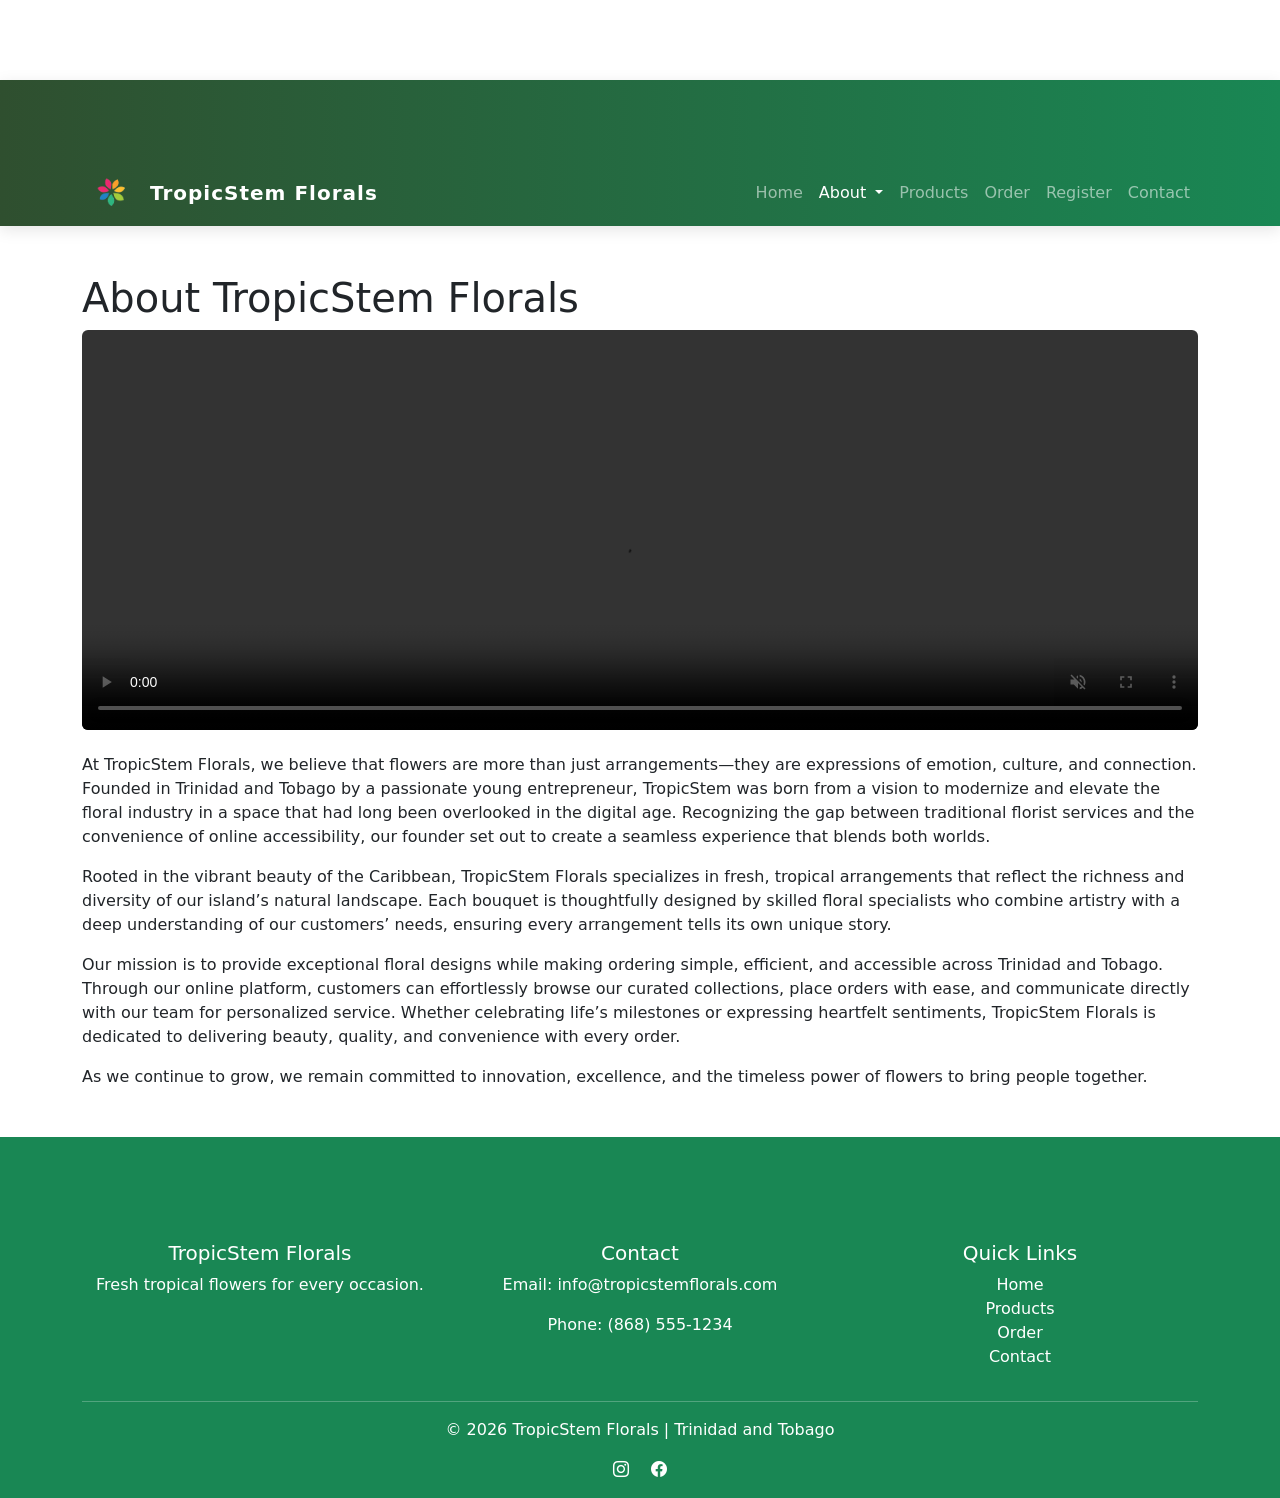
<file: about.html>
<!DOCTYPE html>
<html lang="en">

<head>

<meta charset="UTF-8">
<meta name="viewport" content="width=device-width, initial-scale=1.0">

<title>About TropicStem Florals</title>

<link rel="stylesheet" href="css/style.css">
<link href="https://cdn.jsdelivr.net/npm/bootstrap@5.3.2/dist/css/bootstrap.min.css" rel="stylesheet">
<link href="https://cdn.jsdelivr.net/npm/bootstrap-icons/font/bootstrap-icons.css" rel="stylesheet">

</head>

<body>

<nav class="navbar navbar-expand-lg navbar-dark bg-success sticky-top">

<div class="container">

<a class="navbar-brand d-flex align-items-center" href="index.html">
<img src="images/logo.png" alt="TropicStem Logo" class="me-2">
TropicStem Florals
</a>

<ul class="navbar-nav ms-auto">

<li class="nav-item"><a class="nav-link" href="index.html">Home</a></li>
<li class="nav-item dropdown">

<a class="nav-link dropdown-toggle active" href="#" role="button" data-bs-toggle="dropdown">
About
</a>

<ul class="dropdown-menu">

<li>
<a class="dropdown-item" href="about.html">About Us</a>
</li>

<li>
<a class="dropdown-item" href="founder.html">Founder</a>
</li>

</ul>

</li>
<li class="nav-item"><a class="nav-link" href="products.html">Products</a></li>
<li class="nav-item"><a class="nav-link" href="order.html">Order</a></li>
<li class="nav-item"><a class="nav-link" href="register.html">Register</a></li>
<li class="nav-item"><a class="nav-link" href="contact.html">Contact</a></li>

</ul>

</div>

</nav>

<div class="container mt-5">

<h1>About TropicStem Florals</h1>

<div class="video-container mb-3">

<video controls autoplay muted loop class="w-100 rounded">

<source src="videos/flowers.mp4" type="video/mp4">

Your browser does not support the video tag.

</video>

</div>

<p>
At TropicStem Florals, we believe that flowers are more than just arrangements—they are expressions of emotion, culture, and connection. Founded in Trinidad and Tobago by a passionate young entrepreneur, TropicStem was born from a vision to modernize and elevate the floral industry in a space that had long been overlooked in the digital age. Recognizing the gap between traditional florist services and the convenience of online accessibility, our founder set out to create a seamless experience that blends both worlds.
</p>

<p>
Rooted in the vibrant beauty of the Caribbean, TropicStem Florals specializes in fresh, tropical arrangements that reflect the richness and diversity of our island’s natural landscape. Each bouquet is thoughtfully designed by skilled floral specialists who combine artistry with a deep understanding of our customers’ needs, ensuring every arrangement tells its own unique story.
</p>

<p>
Our mission is to provide exceptional floral designs while making ordering simple, efficient, and accessible across Trinidad and Tobago. Through our online platform, customers can effortlessly browse our curated collections, place orders with ease, and communicate directly with our team for personalized service. Whether celebrating life’s milestones or expressing heartfelt sentiments, TropicStem Florals is dedicated to delivering beauty, quality, and convenience with every order.
</p>

<p>
As we continue to grow, we remain committed to innovation, excellence, and the timeless power of flowers to bring people together.
</p>

</div>

<footer class="footer mt-5 bg-success text-white pt-4 pb-3">

<div class="container">

<div class="row">

<div class="col-md-4">
<h5>TropicStem Florals</h5>
<p>Fresh tropical flowers for every occasion.</p>
</div>

<div class="col-md-4">
<h5>Contact</h5>
<p>Email: info@tropicstemflorals.com</p>
<p>Phone: (868) 555-1234</p>
</div>

<div class="col-md-4">
<h5>Quick Links</h5>
<ul class="list-unstyled">
<li><a href="index.html" class="text-white">Home</a></li>
<li><a href="products.html" class="text-white">Products</a></li>
<li><a href="order.html" class="text-white">Order</a></li>
<li><a href="contact.html" class="text-white">Contact</a></li>
</ul>
</div>

</div>

<hr class="border-light">

<p class="text-center mb-0">© 2026 TropicStem Florals | Trinidad and Tobago</p>

<div class="text-center mt-3">
<a href="#" class="text-white me-3"><i class="bi bi-instagram"></i></a>
<a href="#" class="text-white"><i class="bi bi-facebook"></i></a>
</div>

</div>

</footer>

<script src="https://cdn.jsdelivr.net/npm/bootstrap@5.3.2/dist/js/bootstrap.bundle.min.js"></script>

<button id="scrollTopBtn" title="Go to top">
  <i class="bi bi-arrow-up-circle-fill"></i>
</button>

<script>
// Get the button
const scrollTopBtn = document.getElementById("scrollTopBtn");

// Show button when user scrolls down 200px
window.onscroll = function() {scrollFunction()};

function scrollFunction() {
  if (document.body.scrollTop > 200 || document.documentElement.scrollTop > 200) {
    scrollTopBtn.style.display = "block";
  } else {
    scrollTopBtn.style.display = "none";
  }
}

// Scroll to top when button clicked
scrollTopBtn.addEventListener("click", () => {
  window.scrollTo({
    top: 0,
    behavior: "smooth" // smooth scrolling
  });
});
</script>

</body>

</html>
</file>
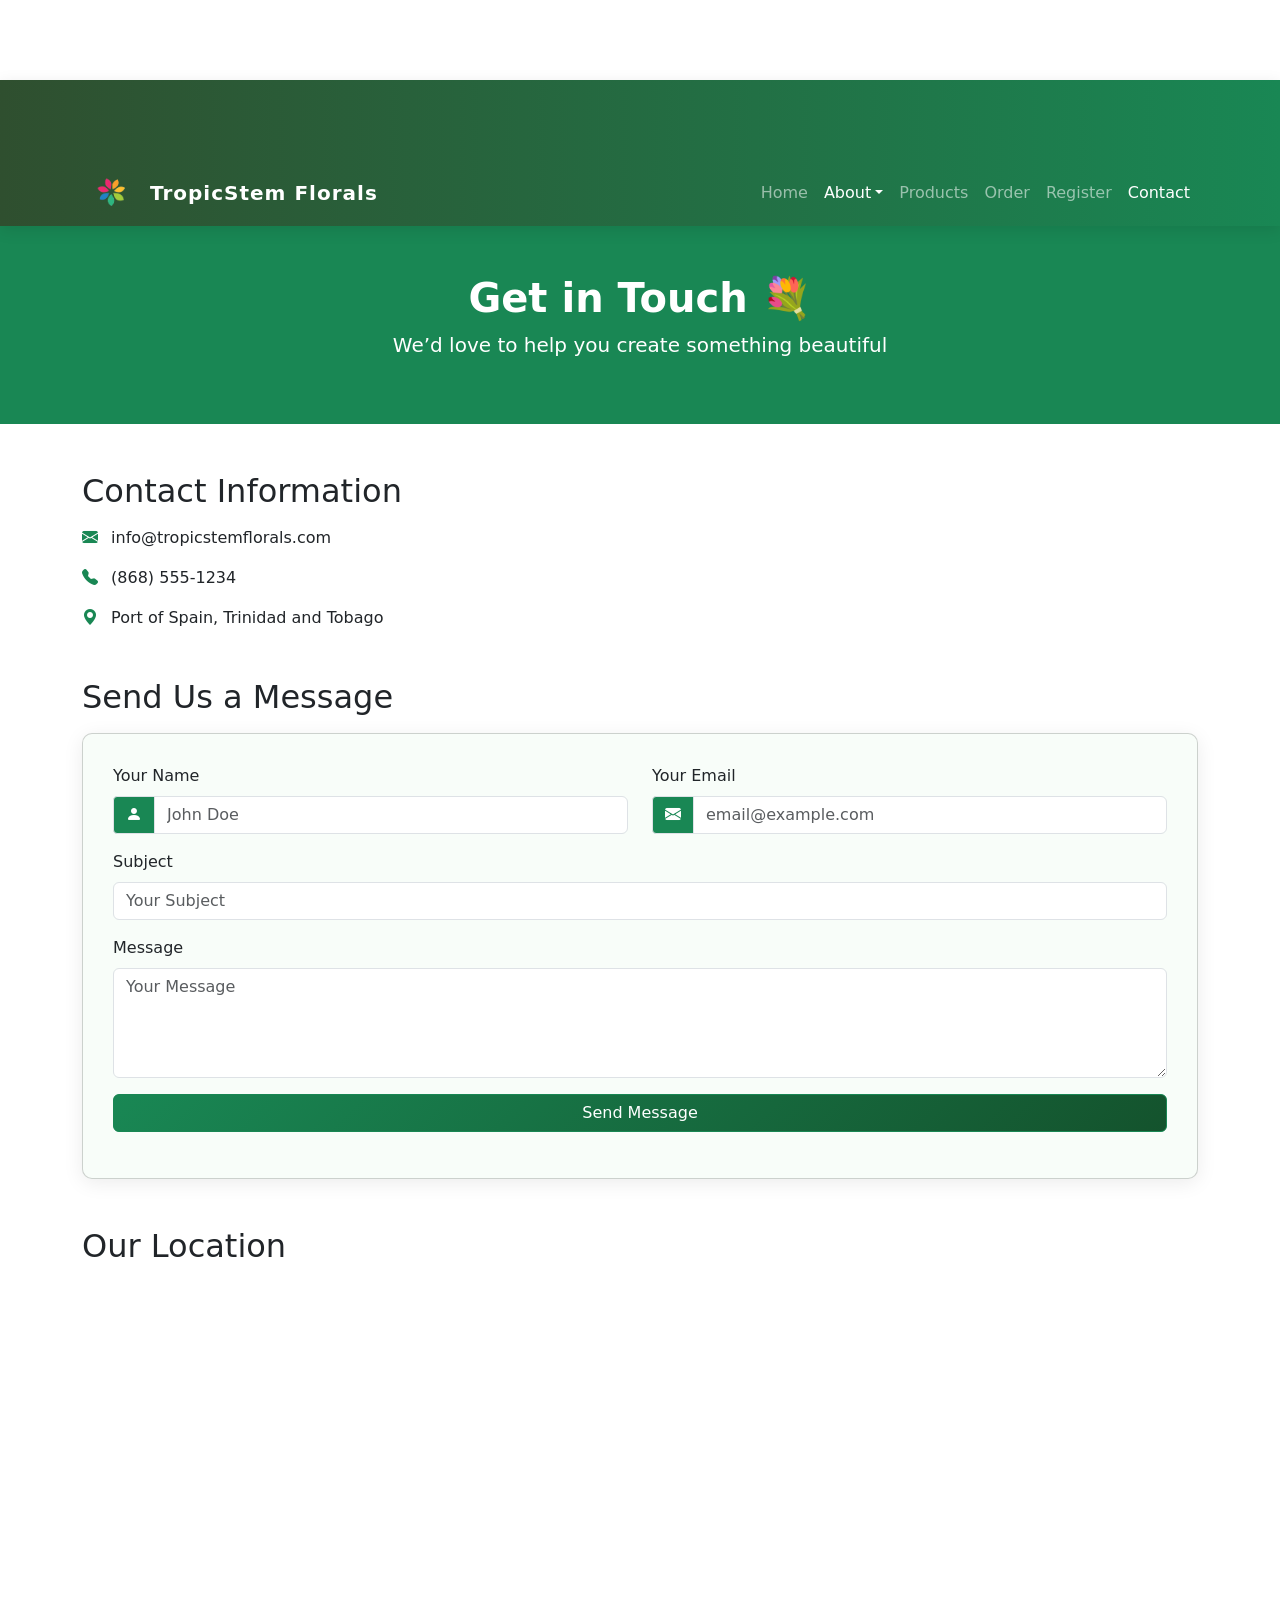
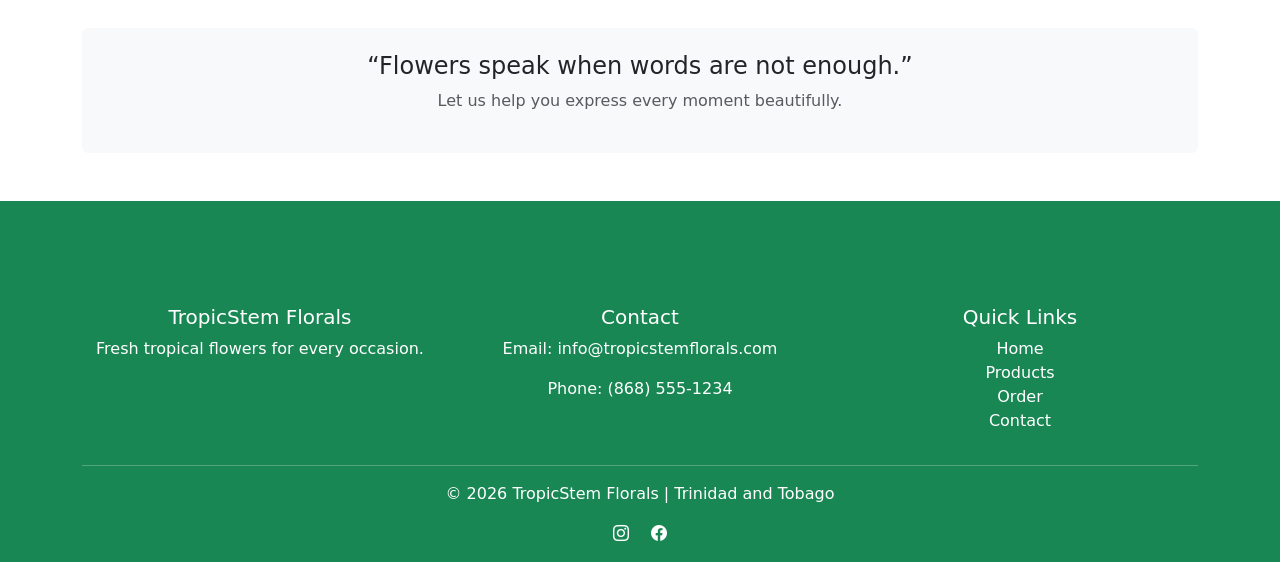
<file: contact.html>
<!DOCTYPE html>
<html lang="en">

<head>
<meta charset="UTF-8">
<meta name="viewport" content="width=device-width, initial-scale=1">
<title>Contact TropicStem Florals</title>

<link rel="stylesheet" href="css/style.css">
<link href="https://cdn.jsdelivr.net/npm/bootstrap@5.3.2/dist/css/bootstrap.min.css" rel="stylesheet">
<link href="https://cdn.jsdelivr.net/npm/bootstrap-icons/font/bootstrap-icons.css" rel="stylesheet">

<style>
/* ================= FORM IMPROVEMENTS ================= */
input:focus, textarea:focus, button:focus {
    outline: 2px solid #198754;
    outline-offset: 2px;
}

#contactFeedback {
    opacity: 0;
    transition: opacity 0.6s ease;
    font-weight: bold;
}
#contactFeedback.show {
    opacity: 1;
}

/* ================= CARD / FORM DESIGN ================= */
.card-contact {
    background: #f8fdf9;
    padding: 30px;
    border-radius: 10px;
    box-shadow: 0 4px 20px rgba(0,0,0,0.08);
}

/* ================= INPUT ICONS ================= */
.input-group-text {
    background: #198754;
    color: white;
    border-radius: 0.25rem 0 0 0.25rem;
}

/* ================= BUTTON HOVER ================= */
.btn-success:hover {
    transform: translateY(-2px);
    background: linear-gradient(135deg, #146c43, #0f3d2e);
}

/* ================= MAP ================= */
iframe {
    width: 100%;
    height: 300px;
    border: 0;
}
@media (max-width: 576px) {
    iframe {
        height: 200px;
    }
}
</style>

</head>

<body>

<!-- NAVBAR -->
<nav class="navbar navbar-expand-lg navbar-dark bg-success sticky-top">
<div class="container">

<a class="navbar-brand d-flex align-items-center" href="index.html">
<img src="images/logo.png" alt="TropicStem Logo" class="me-2" style="height:40px;">
TropicStem Florals
</a>

<ul class="navbar-nav ms-auto">
<li class="nav-item"><a class="nav-link" href="index.html">Home</a></li>
<li class="nav-item dropdown">
<a class="nav-link dropdown-toggle active" href="#" role="button" data-bs-toggle="dropdown">About</a>
<ul class="dropdown-menu">
<li><a class="dropdown-item" href="about.html">About Us</a></li>
<li><a class="dropdown-item" href="founder.html">Founder</a></li>
</ul>
</li>
<li class="nav-item"><a class="nav-link" href="products.html">Products</a></li>
<li class="nav-item"><a class="nav-link" href="order.html">Order</a></li>
<li class="nav-item"><a class="nav-link" href="register.html">Register</a></li>
<li class="nav-item"><a class="nav-link active" href="contact.html">Contact</a></li>
</ul>

</div>
</nav>

<!-- HERO SECTION -->
<div class="bg-success text-white text-center py-5">
  <h1 class="fw-bold">Get in Touch 💐</h1>
  <p class="lead">We’d love to help you create something beautiful</p>
</div>

<!-- MAIN CONTENT -->
<div class="container mt-5">

<h2>Contact Information</h2>

<div class="mt-3">
<p><i class="bi bi-envelope-fill text-success me-2" aria-hidden="true"></i> info@tropicstemflorals.com</p>
<p><i class="bi bi-telephone-fill text-success me-2" aria-hidden="true"></i> (868) 555-1234</p>
<p><i class="bi bi-geo-alt-fill text-success me-2" aria-hidden="true"></i> Port of Spain, Trinidad and Tobago</p>
</div>

<!-- CONTACT FORM -->
<h2 class="mt-5">Send Us a Message</h2>

<div class="card card-contact mt-3 mb-5">
<form id="contactForm" onsubmit="submitContact(event)">

<div class="row">
  <div class="col-md-6 mb-3">
    <label for="name" class="form-label">Your Name</label>
    <div class="input-group">
      <span class="input-group-text"><i class="bi bi-person-fill"></i></span>
      <input type="text" id="name" class="form-control" placeholder="John Doe" required>
    </div>
  </div>

  <div class="col-md-6 mb-3">
    <label for="email" class="form-label">Your Email</label>
    <div class="input-group">
      <span class="input-group-text"><i class="bi bi-envelope-fill"></i></span>
      <input type="email" id="email" class="form-control" placeholder="email@example.com" required>
    </div>
  </div>
</div>

<div class="mb-3">
  <label for="subject" class="form-label">Subject</label>
  <input type="text" id="subject" class="form-control" placeholder="Your Subject" required>
</div>

<div class="mb-3">
  <label for="message" class="form-label">Message</label>
  <textarea id="message" class="form-control" rows="4" placeholder="Your Message" required minlength="10"></textarea>
</div>

<button type="submit" class="btn btn-success w-100">Send Message</button>
<div id="contactFeedback" class="mt-3 text-success"></div>
</form>
</div>

<!-- MAP -->
<h2 class="mt-5">Our Location</h2>

<iframe
src="https://www.google.com/maps?q=Port%20of%20Spain%20Trinidad&output=embed"
title="Map of TropicStem Florals"
loading="lazy">
</iframe>

<!-- QUOTE SECTION -->
<div class="text-center mt-5 p-4 bg-light rounded">
<h4>“Flowers speak when words are not enough.”</h4>
<p class="text-muted">Let us help you express every moment beautifully.</p>
</div>

</div>

<script>
// CONTACT FORM VALIDATION & FEEDBACK
function submitContact(event) {
    event.preventDefault();

    const name = document.getElementById('name').value.trim();
    const email = document.getElementById('email').value.trim();
    const subject = document.getElementById('subject').value.trim();
    const message = document.getElementById('message').value.trim();
    const feedback = document.getElementById('contactFeedback');

    if (!name || !email || !subject || !message || message.length < 10) {
        alert("Please fill out all fields correctly. Message should be at least 10 characters.");
        return;
    }

    feedback.textContent = `Thank you, ${name}! Your message has been sent. We will respond to ${email} shortly.`;
    feedback.classList.add('show');
    document.getElementById('contactForm').reset();
}
</script>

<!-- FOOTER -->
<footer class="footer mt-5 bg-success text-white pt-4 pb-3">
<div class="container">
<div class="row">

<div class="col-md-4">
<h5>TropicStem Florals</h5>
<p>Fresh tropical flowers for every occasion.</p>
</div>

<div class="col-md-4">
<h5>Contact</h5>
<p>Email: info@tropicstemflorals.com</p>
<p>Phone: (868) 555-1234</p>
</div>

<div class="col-md-4">
<h5>Quick Links</h5>
<ul class="list-unstyled">
<li><a href="index.html" class="text-white">Home</a></li>
<li><a href="products.html" class="text-white">Products</a></li>
<li><a href="order.html" class="text-white">Order</a></li>
<li><a href="contact.html" class="text-white">Contact</a></li>
</ul>
</div>

</div>
<hr class="border-light">
<p class="text-center mb-0">© 2026 TropicStem Florals | Trinidad and Tobago</p>
<div class="text-center mt-3">
<a href="#" class="text-white me-3"><i class="bi bi-instagram"></i></a>
<a href="#" class="text-white"><i class="bi bi-facebook"></i></a>
</div>
</div>
</footer>

<button id="scrollTopBtn" title="Go to top">
  <i class="bi bi-arrow-up-circle-fill"></i>
</button>

<script>
// Get the button
const scrollTopBtn = document.getElementById("scrollTopBtn");

// Show button when user scrolls down 200px
window.onscroll = function() {scrollFunction()};

function scrollFunction() {
  if (document.body.scrollTop > 200 || document.documentElement.scrollTop > 200) {
    scrollTopBtn.style.display = "block";
  } else {
    scrollTopBtn.style.display = "none";
  }
}

// Scroll to top when button clicked
scrollTopBtn.addEventListener("click", () => {
  window.scrollTo({
    top: 0,
    behavior: "smooth" // smooth scrolling
  });
});
</script>

</body>
</html>
</file>
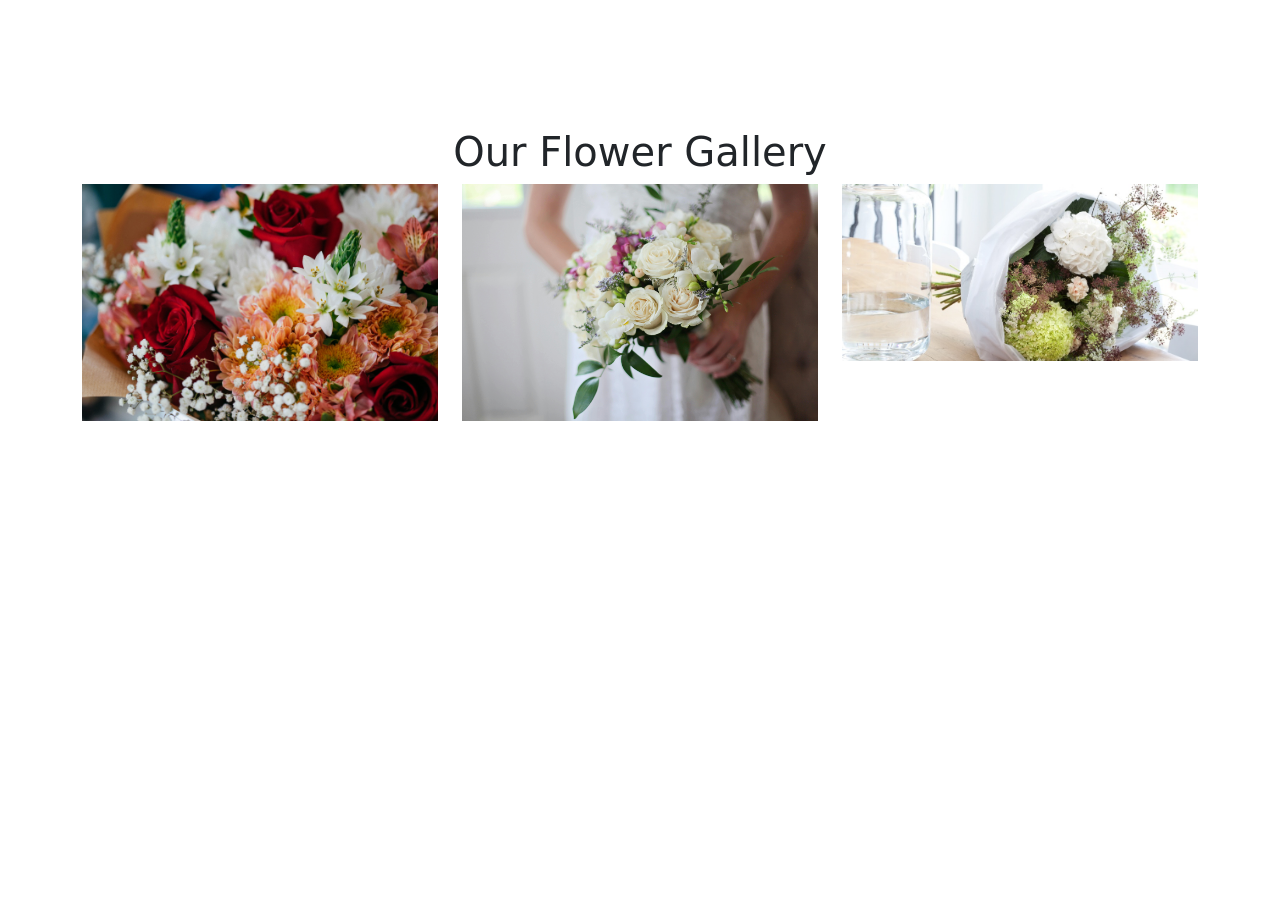
<file: gallery.html>
<!DOCTYPE html>
<html>

<head>

<meta charset="UTF-8">

<meta name="viewport" content="width=device-width, initial-scale=1">

<title>Flower Gallery</title>

<link rel="stylesheet" href="css/style.css">

<link href="https://cdn.jsdelivr.net/npm/bootstrap@5.3.2/dist/css/bootstrap.min.css" rel="stylesheet">

</head>

<body>

<div class="container mt-5">

<h1 class="text-center">Our Flower Gallery</h1>

<div class="row">

<div class="col-md-4">
<img src="images/bouquet.jpg" class="img-fluid" alt="Flower bouquet">
</div>

<div class="col-md-4">
<img src="images/wedding.jpg" class="img-fluid" alt="Wedding flowers">
</div>

<div class="col-md-4">
<img src="images/corporate.jpg" class="img-fluid" alt="Corporate flowers">
</div>

</div>

</div>

</body>

</html>
</file>
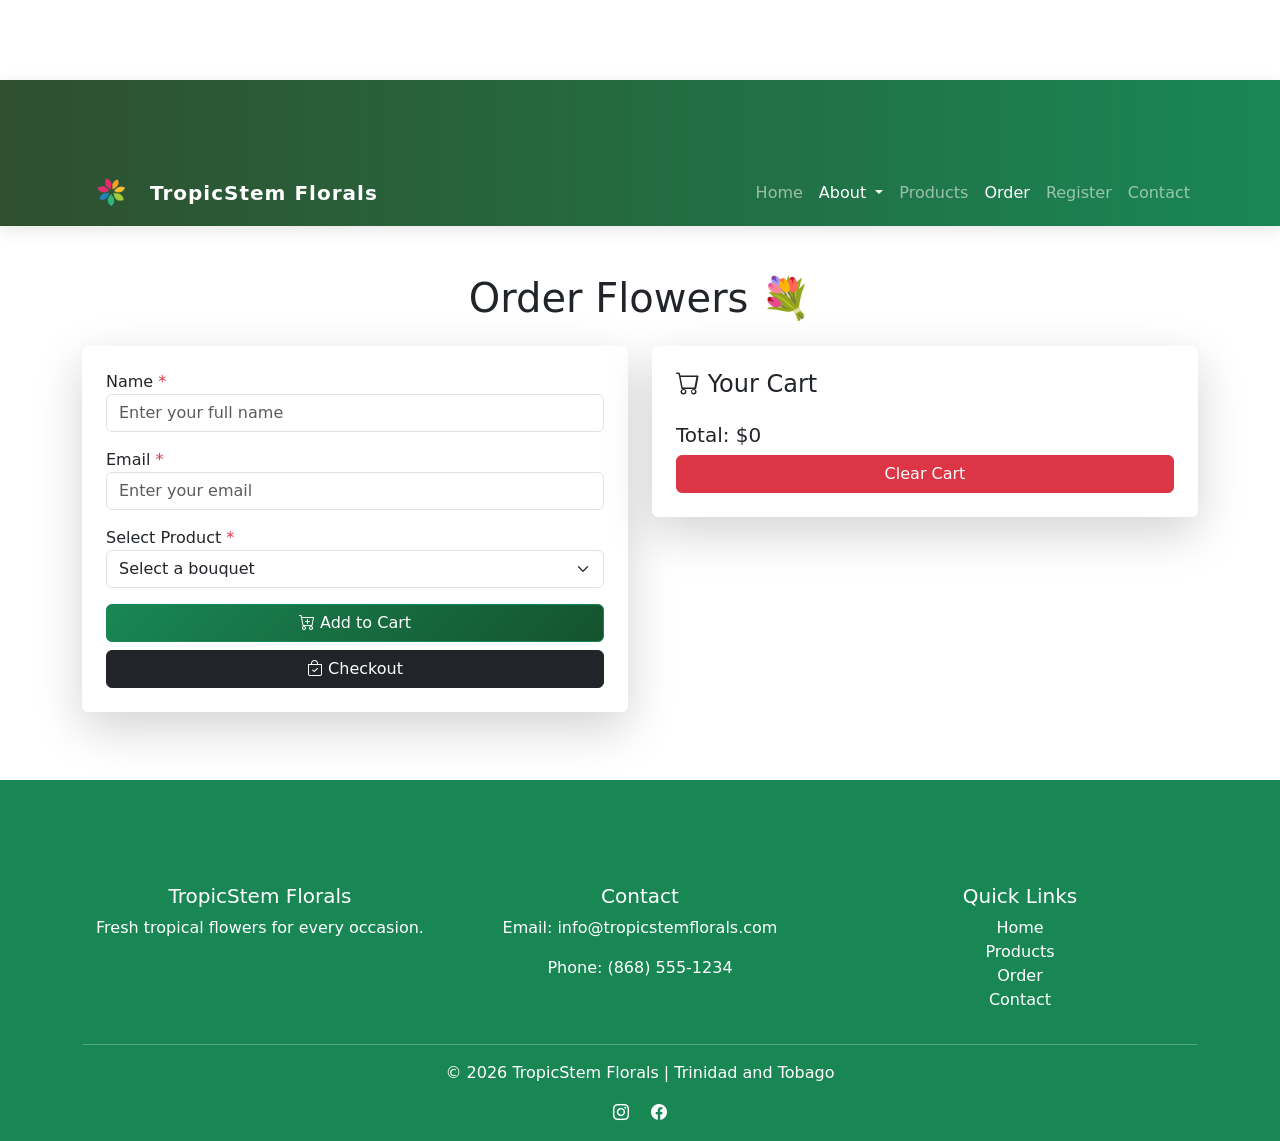
<file: order.html>
<!DOCTYPE html>
<html>

<head>
<meta charset="UTF-8">
<meta name="viewport" content="width=device-width, initial-scale=1">
<title>Order Flowers</title>

<link rel="stylesheet" href="css/style.css">
<link href="https://cdn.jsdelivr.net/npm/bootstrap@5.3.2/dist/css/bootstrap.min.css" rel="stylesheet">
<link href="https://cdn.jsdelivr.net/npm/bootstrap-icons/font/bootstrap-icons.css" rel="stylesheet">
</head>

<body>

<nav class="navbar navbar-expand-lg navbar-dark bg-success sticky-top">
  <div class="container">
    <a class="navbar-brand d-flex align-items-center" href="index.html">
      <img src="images/logo.png" alt="TropicStem Logo" class="me-2">
      TropicStem Florals
    </a>

    <ul class="navbar-nav ms-auto">
      <li class="nav-item"><a class="nav-link" href="index.html">Home</a></li>
      <li class="nav-item dropdown">
        <a class="nav-link dropdown-toggle active" href="#" role="button" data-bs-toggle="dropdown">
          About
        </a>
        <ul class="dropdown-menu">
          <li><a class="dropdown-item" href="about.html">About Us</a></li>
          <li><a class="dropdown-item" href="founder.html">Founder</a></li>
        </ul>
      </li>
      <li class="nav-item"><a class="nav-link" href="products.html">Products</a></li>
      <li class="nav-item"><a class="nav-link active" href="order.html">Order</a></li>
      <li class="nav-item"><a class="nav-link" href="register.html">Register</a></li>
      <li class="nav-item"><a class="nav-link" href="contact.html">Contact</a></li>
    </ul>
  </div>
</nav>

<div class="container mt-5">
  <h1 class="text-center mb-4">Order Flowers 💐</h1>

  <div class="row">

    <!-- Order Form -->
    <div class="col-md-6">
      <div class="card p-4 shadow-lg border-0">
        <form onsubmit="orderMessage(event)">

          <label for="name">Name <span class="text-danger">*</span></label>
          <input type="text" id="name" class="form-control mb-1" required minlength="2" maxlength="50" placeholder="Enter your full name" oninput="validateForm()">
          <span id="nameError" class="text-danger small mb-3 d-block"></span>

          <label for="email">Email <span class="text-danger">*</span></label>
          <input type="email" id="email" class="form-control mb-1" required placeholder="Enter your email" oninput="validateForm()">
          <span id="emailError" class="text-danger small mb-3 d-block"></span>

          <label for="product">Select Product <span class="text-danger">*</span></label>
          <select class="form-select mb-1" id="product" required onchange="validateForm()">
            <option disabled selected>Select a bouquet</option>
            <option value="120">Tropical Bouquet - $120</option>
            <option value="250">Wedding Arrangement - $250</option>
            <option value="180">Corporate Package - $180</option>
            <option value="150">Funeral & Sympathy - $150</option>
            <option value="100">Birthday Bouquets - $100</option>
            <option value="140">Romantic Arrangements - $140</option>
            <option value="90">Get Well Soon - $90</option>
            <option value="110">New Baby - $110</option>
            <option value="95">Graduation - $95</option>
            <option value="130">Custom Arrangements - $130</option>
          </select>
          <span id="productError" class="text-danger small mb-3 d-block"></span>

          <button type="button" id="addCartBtn" class="btn btn-success w-100 mb-2" onclick="addToCart()"> 
            <i class="bi bi-cart-plus"></i> Add to Cart
          </button>

          <button type="submit" class="btn btn-dark w-100">
            <i class="bi bi-bag-check"></i> Checkout
          </button>

        </form>
      </div>
    </div>

    <!-- Cart Display -->
    <div class="col-md-6">
      <div class="card p-4 shadow-lg border-0">
        <h4><i class="bi bi-cart"></i> Your Cart</h4>
        <ul id="cartList" class="list-group mb-3"></ul>
        <h5>Total: $<span id="total">0</span></h5>
        <button class="btn btn-danger w-100" onclick="clearCart()">Clear Cart</button>
      </div>
    </div>
  </div>
</div>

<!-- JavaScript -->
<script>
let cart = JSON.parse(localStorage.getItem("cart")) || [];

function addToCart() {
    const select = document.getElementById("product");
    const name = select.options[select.selectedIndex].text;
    const price = parseInt(select.value);

    if (!price) {
        alert("Please select a product");
        return;
    }

    cart.push({ name, price });
    localStorage.setItem("cart", JSON.stringify(cart));
    displayCart();
}

function displayCart() {
    const cartList = document.getElementById("cartList");
    const totalDisplay = document.getElementById("total");

    cartList.innerHTML = "";
    let total = 0;

    cart.forEach(item => {
        total += item.price;
        let li = document.createElement("li");
        li.className = "list-group-item";
        li.textContent = item.name;
        cartList.appendChild(li);
    });

    totalDisplay.textContent = total;
}

function clearCart() {
    cart = [];
    localStorage.removeItem("cart");
    displayCart();
}

// ===== FORM VALIDATION =====
function validateForm() {
    let valid = true;

    // Name validation
    const name = document.getElementById("name").value.trim();
    const nameError = document.getElementById("nameError");
    if (name.length < 2) {
        nameError.textContent = "Name must be at least 2 characters.";
        valid = false;
    } else {
        nameError.textContent = "";
    }

    // Email validation
    const email = document.getElementById("email").value.trim();
    const emailError = document.getElementById("emailError");
    const emailPattern = /^[^ ]+@[^ ]+\.[a-z]{2,3}$/;
    if (!email.match(emailPattern)) {
        emailError.textContent = "Enter a valid email address.";
        valid = false;
    } else {
        emailError.textContent = "";
    }

    // Product validation
    const product = document.getElementById("product").value;
    const productError = document.getElementById("productError");
    if (!product) {
        productError.textContent = "Please select a product.";
        valid = false;
    } else {
        productError.textContent = "";
    }

    // Cart validation
    if (cart.length === 0) {
        alert("Your cart is empty!");
        valid = false;
    }

    return valid;
}

function orderMessage(event) {
    event.preventDefault();
    if (validateForm()) {
        alert("Thank you! Your order has been placed.");
        clearCart();
        document.querySelector("form").reset();
    }
}

// Load cart on page open
displayCart();
</script>

<!-- Footer -->
<footer class="footer mt-5 bg-success text-white pt-4 pb-3">
  <div class="container">
    <div class="row">
      <div class="col-md-4">
        <h5>TropicStem Florals</h5>
        <p>Fresh tropical flowers for every occasion.</p>
      </div>
      <div class="col-md-4">
        <h5>Contact</h5>
        <p>Email: info@tropicstemflorals.com</p>
        <p>Phone: (868) 555-1234</p>
      </div>
      <div class="col-md-4">
        <h5>Quick Links</h5>
        <ul class="list-unstyled">
          <li><a href="index.html" class="text-white">Home</a></li>
          <li><a href="products.html" class="text-white">Products</a></li>
          <li><a href="order.html" class="text-white">Order</a></li>
          <li><a href="contact.html" class="text-white">Contact</a></li>
        </ul>
      </div>
    </div>

    <hr class="border-light">
    <p class="text-center mb-0">© 2026 TropicStem Florals | Trinidad and Tobago</p>
    <div class="text-center mt-3">
      <a href="#" class="text-white me-3"><i class="bi bi-instagram"></i></a>
      <a href="#" class="text-white"><i class="bi bi-facebook"></i></a>
    </div>
  </div>
</footer>

<button id="scrollTopBtn" title="Go to top">
  <i class="bi bi-arrow-up-circle-fill"></i>
</button>

<script>
// Get the button
const scrollTopBtn = document.getElementById("scrollTopBtn");

// Show button when user scrolls down 200px
window.onscroll = function() {scrollFunction()};

function scrollFunction() {
  if (document.body.scrollTop > 200 || document.documentElement.scrollTop > 200) {
    scrollTopBtn.style.display = "block";
  } else {
    scrollTopBtn.style.display = "none";
  }
}

// Scroll to top when button clicked
scrollTopBtn.addEventListener("click", () => {
  window.scrollTo({
    top: 0,
    behavior: "smooth" // smooth scrolling
  });
});
</script>

</body>
</html>
</file>
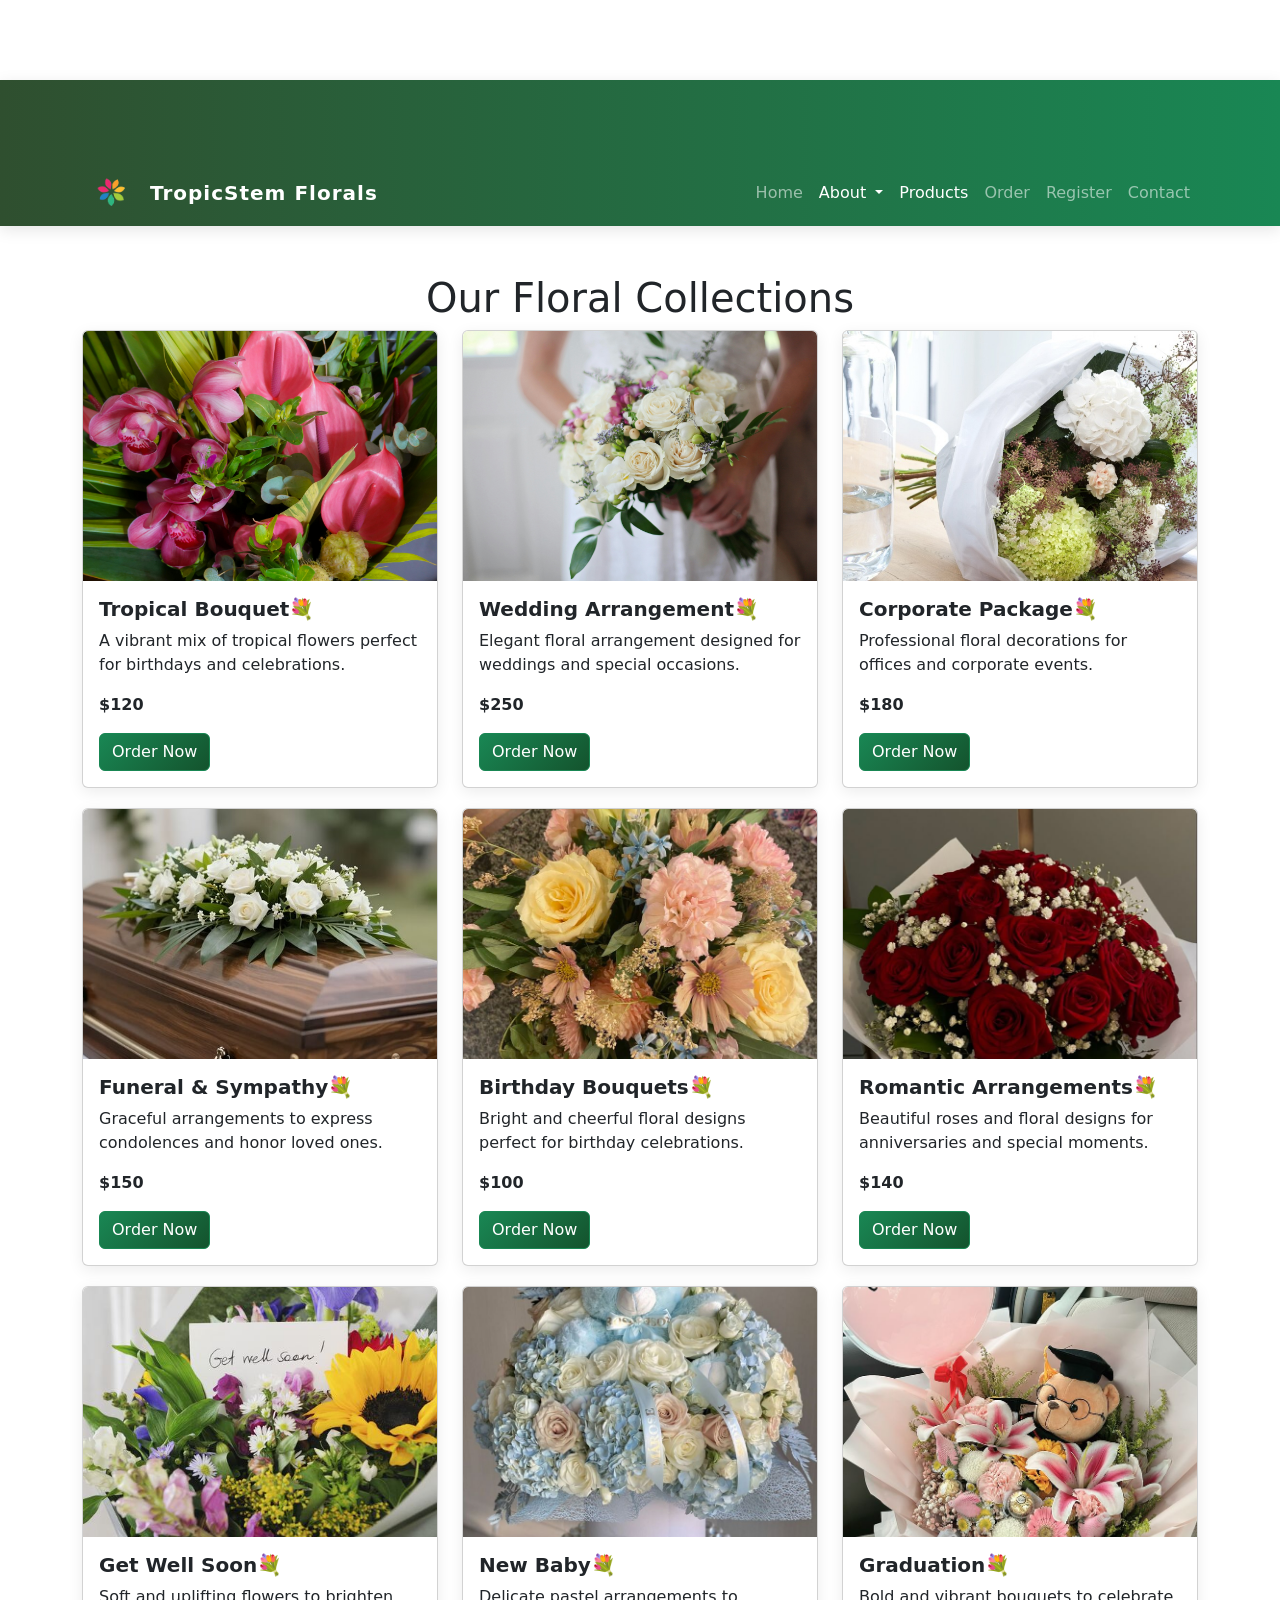
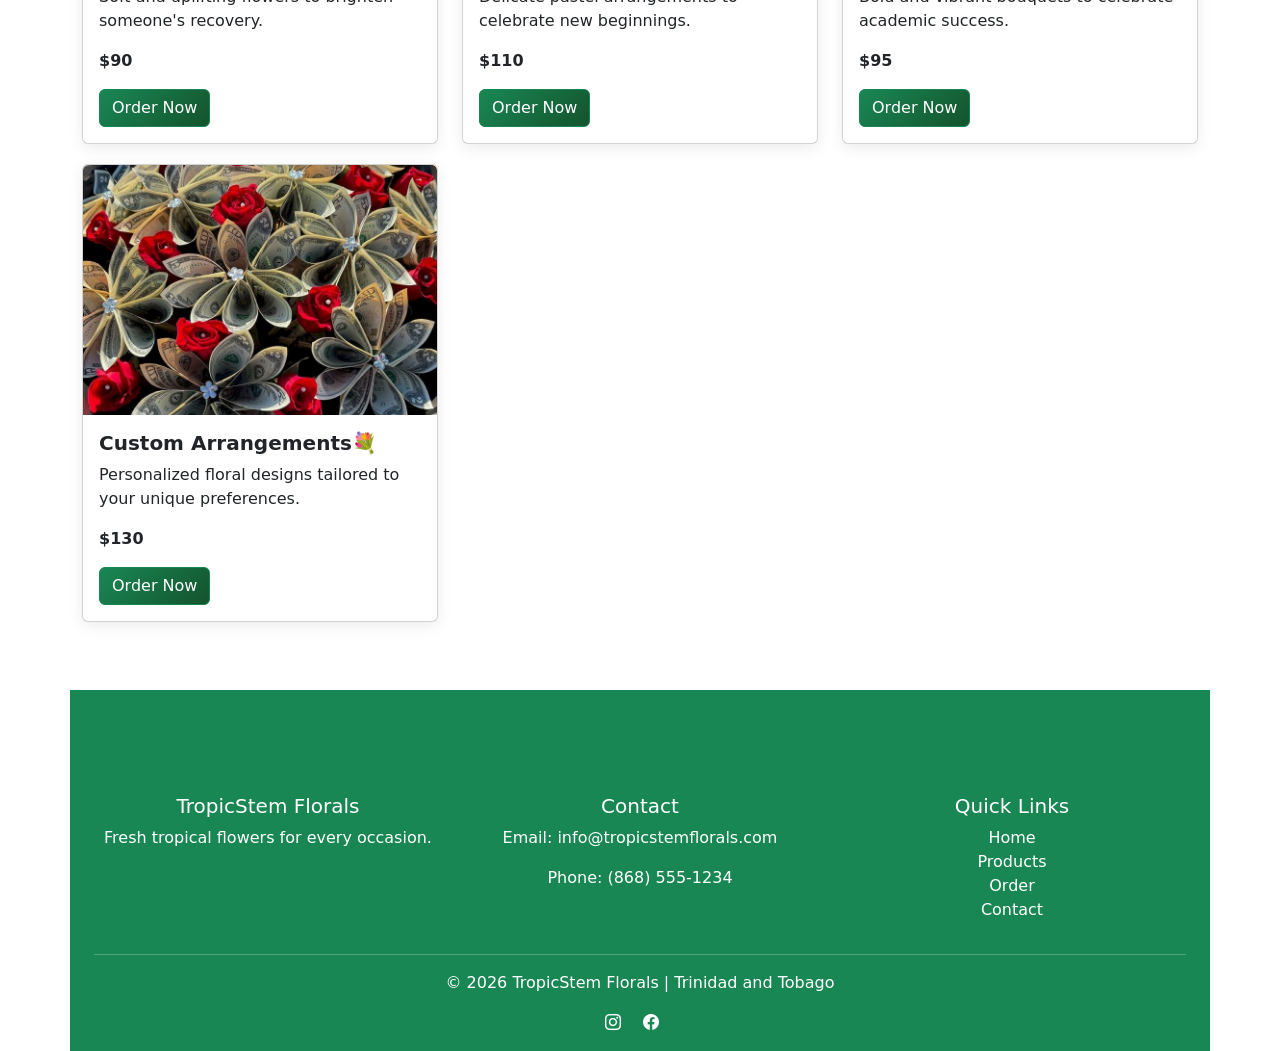
<file: products.html>
<!DOCTYPE html>
<html>

<head>

<meta charset="UTF-8">
<meta name="viewport" content="width=device-width, initial-scale=1">

<title>Our Floral Products</title>

<link rel="stylesheet" href="css/style.css">
<link href="https://cdn.jsdelivr.net/npm/bootstrap@5.3.2/dist/css/bootstrap.min.css" rel="stylesheet">
<link href="https://cdn.jsdelivr.net/npm/bootstrap-icons/font/bootstrap-icons.css" rel="stylesheet">

</head>

<body>

<nav class="navbar navbar-expand-lg navbar-dark bg-success sticky-top">

<div class="container">

<a class="navbar-brand d-flex align-items-center" href="index.html">
<img src="images/logo.png" alt="TropicStem Logo" class="me-2">
TropicStem Florals
</a>

<ul class="navbar-nav ms-auto">

<li class="nav-item"><a class="nav-link" href="index.html">Home</a></li>
<li class="nav-item dropdown">

<a class="nav-link dropdown-toggle active" href="#" role="button" data-bs-toggle="dropdown">
About
</a>

<ul class="dropdown-menu">

<li>
<a class="dropdown-item" href="about.html">About Us</a>
</li>

<li>
<a class="dropdown-item" href="founder.html">Founder</a>
</li>

</ul>

</li>
<li class="nav-item"><a class="nav-link active" href="products.html">Products</a></li>
<li class="nav-item"><a class="nav-link" href="order.html">Order</a></li>
<li class="nav-item"><a class="nav-link" href="register.html">Register</a></li>
<li class="nav-item"><a class="nav-link" href="contact.html">Contact</a></li>

</ul>

</div>

</nav>

<div class="container mt-5">

<h1 class="text-center">Our Floral Collections</h1>

<div class="row">

<div class="col-md-4">

<div class="card">

<img src="images/tropical.jpg" class="card-img-top" alt="Tropical bouquet">

<div class="card-body">

<h5 class="card-title">Tropical Bouquet💐</h5>

<p class="card-text">
A vibrant mix of tropical flowers perfect for birthdays and celebrations.
</p>

<p><strong>$120</strong></p>

<a href="order.html" class="btn btn-success">Order Now</a>

</div>

</div>

</div>


<div class="col-md-4">

<div class="card">

<img src="images/wedding.jpg" class="card-img-top" alt="Wedding flowers">

<div class="card-body">

<h5 class="card-title">Wedding Arrangement💐</h5>

<p class="card-text">
Elegant floral arrangement designed for weddings and special occasions.
</p>

<p><strong>$250</strong></p>

<a href="order.html" class="btn btn-success">Order Now</a>

</div>

</div>

</div>


<div class="col-md-4">

<div class="card">

<img src="images/corporate.jpg" class="card-img-top" alt="Corporate floral display">

<div class="card-body">

<h5 class="card-title">Corporate Package💐</h5>

<p class="card-text">
Professional floral decorations for offices and corporate events.
</p>

<p><strong>$180</strong></p>

<a href="order.html" class="btn btn-success">Order Now</a>

</div>

</div>

</div>

<div class="col-md-4">

<div class="card">

<img src="images/sympathy.jpg" class="card-img-top" alt="Sympathy flowers">

<div class="card-body">

<h5 class="card-title">Funeral & Sympathy💐</h5>

<p class="card-text">
Graceful arrangements to express condolences and honor loved ones.
</p>

<p><strong>$150</strong></p>

<a href="order.html" class="btn btn-success">Order Now</a>

</div>

</div>

</div>

<div class="col-md-4">

<div class="card">

<img src="images/birthday.jpg" class="card-img-top" alt="Birthday flowers">

<div class="card-body">

<h5 class="card-title">Birthday Bouquets💐</h5>

<p class="card-text">
Bright and cheerful floral designs perfect for birthday celebrations.
</p>

<p><strong>$100</strong></p>

<a href="order.html" class="btn btn-success">Order Now</a>

</div>

</div>

</div>

<div class="col-md-4">

<div class="card">

<img src="images/romance.jpg" class="card-img-top" alt="Romantic flowers">

<div class="card-body">

<h5 class="card-title">Romantic Arrangements💐</h5>

<p class="card-text">
Beautiful roses and floral designs for anniversaries and special moments.
</p>

<p><strong>$140</strong></p>

<a href="order.html" class="btn btn-success">Order Now</a>

</div>

</div>

</div>

<div class="col-md-4">

<div class="card">

<img src="images/getwell.jpg" class="card-img-top" alt="Get well flowers">

<div class="card-body">

<h5 class="card-title">Get Well Soon💐</h5>

<p class="card-text">
Soft and uplifting flowers to brighten someone's recovery.
</p>

<p><strong>$90</strong></p>

<a href="order.html" class="btn btn-success">Order Now</a>

</div>

</div>

</div>

<div class="col-md-4">

<div class="card">

<img src="images/baby.jpg" class="card-img-top" alt="New baby flowers">

<div class="card-body">

<h5 class="card-title">New Baby💐</h5>

<p class="card-text">
Delicate pastel arrangements to celebrate new beginnings.
</p>

<p><strong>$110</strong></p>

<a href="order.html" class="btn btn-success">Order Now</a>

</div>

</div>

</div>

<div class="col-md-4">

<div class="card">

<img src="images/graduation.jpg" class="card-img-top" alt="Graduation flowers">

<div class="card-body">

<h5 class="card-title">Graduation💐</h5>

<p class="card-text">
Bold and vibrant bouquets to celebrate academic success.
</p>

<p><strong>$95</strong></p>

<a href="order.html" class="btn btn-success">Order Now</a>

</div>

</div>

</div>

<div class="col-md-4">

<div class="card">

<img src="images/custom.jpg" class="card-img-top" alt="Custom flowers">

<div class="card-body">

<h5 class="card-title">Custom Arrangements💐</h5>

<p class="card-text">
Personalized floral designs tailored to your unique preferences.
</p>

<p><strong>$130</strong></p>

<a href="order.html" class="btn btn-success">Order Now</a>

</div>

</div>

</div>


<footer class="footer mt-5 bg-success text-white pt-4 pb-3">

<div class="container">

<div class="row">

<div class="col-md-4">
<h5>TropicStem Florals</h5>
<p>Fresh tropical flowers for every occasion.</p>
</div>

<div class="col-md-4">
<h5>Contact</h5>
<p>Email: info@tropicstemflorals.com</p>
<p>Phone: (868) 555-1234</p>
</div>

<div class="col-md-4">
<h5>Quick Links</h5>
<ul class="list-unstyled">
<li><a href="index.html" class="text-white">Home</a></li>
<li><a href="products.html" class="text-white">Products</a></li>
<li><a href="order.html" class="text-white">Order</a></li>
<li><a href="contact.html" class="text-white">Contact</a></li>
</ul>
</div>

</div>

<hr class="border-light">

<p class="text-center mb-0">© 2026 TropicStem Florals | Trinidad and Tobago</p>

<div class="text-center mt-3">
<a href="#" class="text-white me-3" aria-label="Instagram"><i class="bi bi-instagram"></i></a>
<a href="#" class="text-white me-3" aria-lable+"Facebook"><i class="bi bi-facebook"></i></a>
</div>

</div>

</footer>

</body>

</html>
</file>
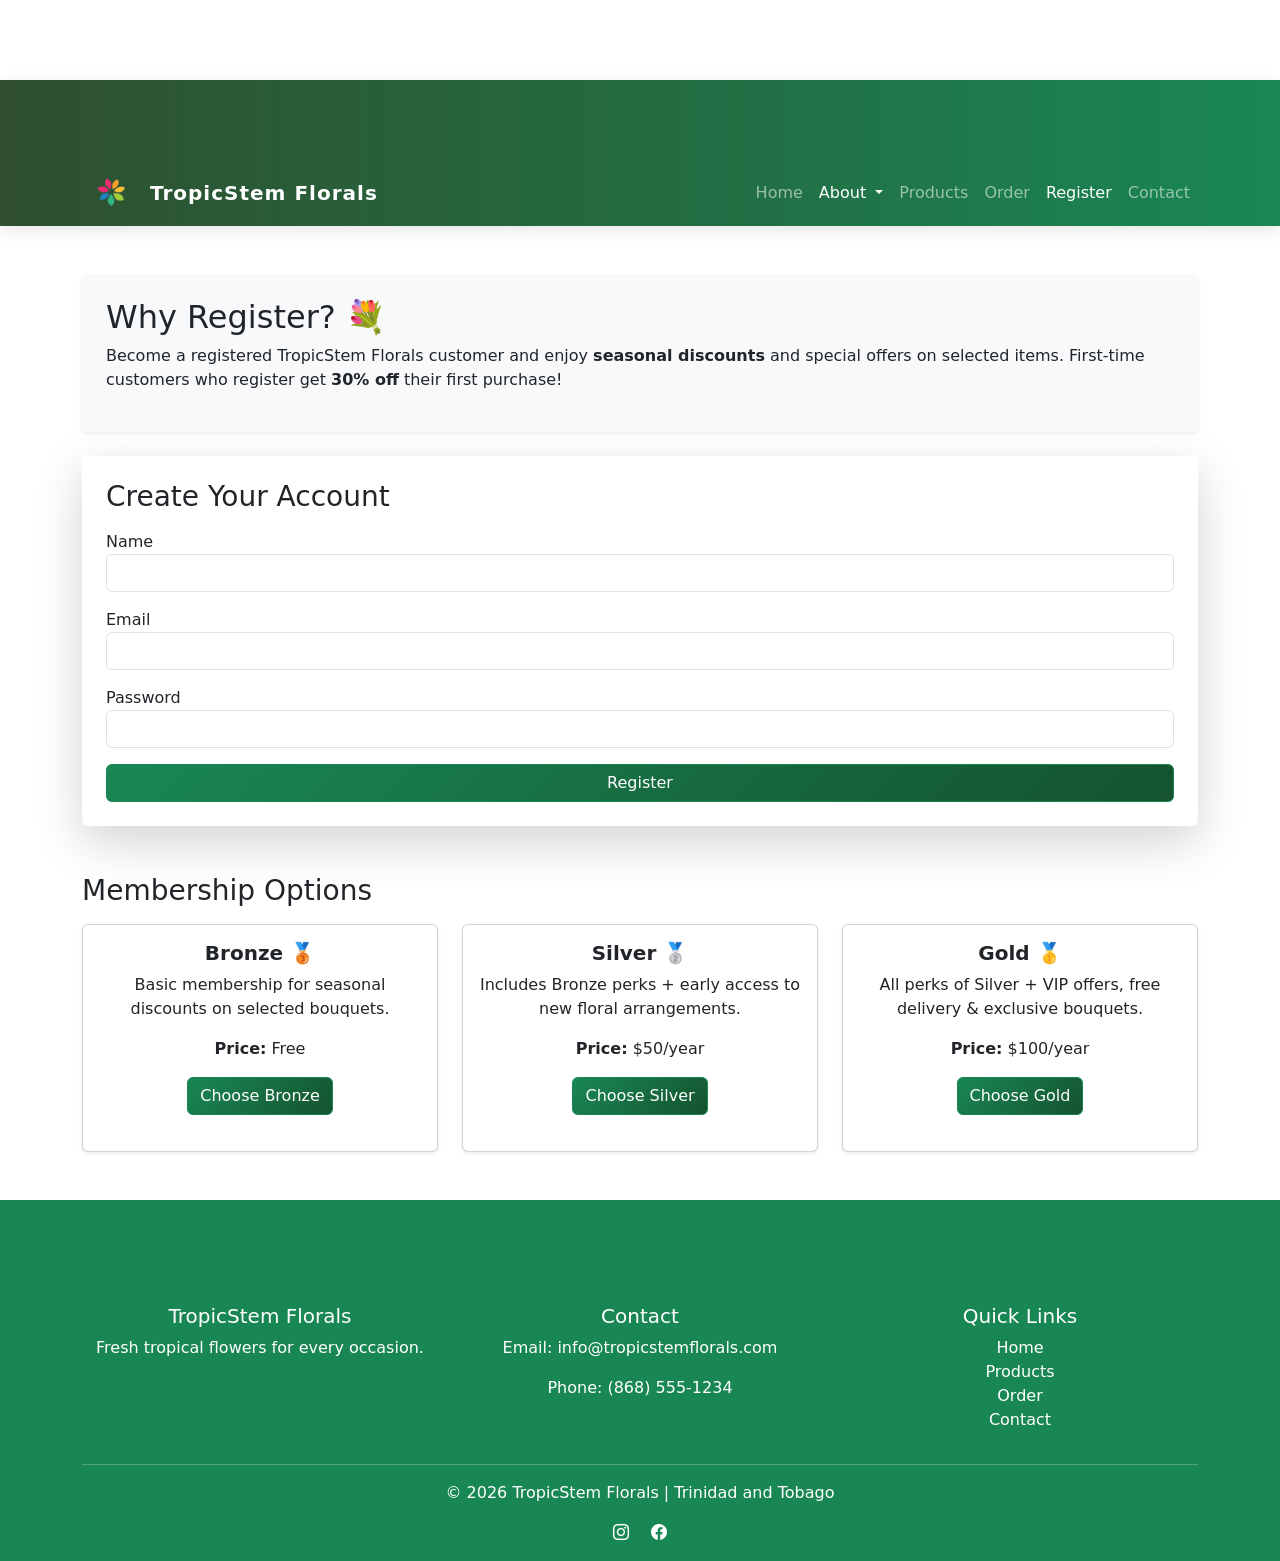
<file: register.html>
<!DOCTYPE html>
<html>

<head>
<meta charset="UTF-8">
<meta name="viewport" content="width=device-width, initial-scale=1">
<title>Register</title>

<link rel="stylesheet" href="css/style.css">
<link href="https://cdn.jsdelivr.net/npm/bootstrap@5.3.2/dist/css/bootstrap.min.css" rel="stylesheet">
<link href="https://cdn.jsdelivr.net/npm/bootstrap-icons/font/bootstrap-icons.css" rel="stylesheet">
</head>

<body>

<nav class="navbar navbar-expand-lg navbar-dark bg-success sticky-top">
  <div class="container">
    <a class="navbar-brand d-flex align-items-center" href="index.html">
      <img src="images/logo.png" alt="TropicStem Logo" class="me-2">
      TropicStem Florals
    </a>

    <ul class="navbar-nav ms-auto">
      <li class="nav-item"><a class="nav-link" href="index.html">Home</a></li>
      <li class="nav-item dropdown">

<a class="nav-link dropdown-toggle active" href="#" role="button" data-bs-toggle="dropdown">
About
</a>

<ul class="dropdown-menu">

<li>
<a class="dropdown-item" href="about.html">About Us</a>
</li>

<li>
<a class="dropdown-item" href="founder.html">Founder</a>
</li>

</ul>

</li>
      <li class="nav-item"><a class="nav-link" href="products.html">Products</a></li>
      <li class="nav-item"><a class="nav-link" href="order.html">Order</a></li>
      <li class="nav-item"><a class="nav-link active" href="register.html">Register</a></li>
      <li class="nav-item"><a class="nav-link" href="contact.html">Contact</a></li>
    </ul>
  </div>
</nav>

<div class="container mt-5">

  <div class="bg-light p-4 rounded mb-4 shadow-sm">
    <h2>Why Register? 💐</h2>
    <p>Become a registered TropicStem Florals customer and enjoy <strong>seasonal discounts</strong> and special offers on selected items. First-time customers who register get <strong>30% off</strong> their first purchase!</p>
  </div>

  <div class="card p-4 mb-5 shadow-lg border-0">
    <h3 class="mb-3">Create Your Account</h3>
    <form id="registerForm" onsubmit="registerMessage(event)">
      <label>Name</label>
      <input type="text" id="name" class="form-control mb-3" required>

      <label>Email</label>
      <input type="email" id="email" class="form-control mb-3" required>

      <label>Password</label>
      <input type="password" id="password" class="form-control mb-3" required minlength="6">

      <!-- Hidden membership input -->
      <input type="hidden" id="membership" name="membership" value="Bronze">

      <button type="submit" class="btn btn-success w-100">Register</button>
    </form>
  </div>

  <h3 class="mb-3">Membership Options</h3>
  <div class="row g-4">

    <div class="col-md-4">
      <div class="card shadow-sm h-100">
        <div class="card-body text-center">
          <h5 class="card-title">Bronze 🥉</h5>
          <p class="card-text">Basic membership for seasonal discounts on selected bouquets.</p>
          <p><strong>Price:</strong> Free</p>
          <button class="btn btn-success" onclick="selectMembership('Bronze')">Choose Bronze</button>
        </div>
      </div>
    </div>

    <div class="col-md-4">
      <div class="card shadow-sm h-100">
        <div class="card-body text-center">
          <h5 class="card-title">Silver 🥈</h5>
          <p class="card-text">Includes Bronze perks + early access to new floral arrangements.</p>
          <p><strong>Price:</strong> $50/year</p>
          <button class="btn btn-success" onclick="selectMembership('Silver')">Choose Silver</button>
        </div>
      </div>
    </div>

    <div class="col-md-4">
      <div class="card shadow-sm h-100">
        <div class="card-body text-center">
          <h5 class="card-title">Gold 🥇</h5>
          <p class="card-text">All perks of Silver + VIP offers, free delivery & exclusive bouquets.</p>
          <p><strong>Price:</strong> $100/year</p>
          <button class="btn btn-success" onclick="selectMembership('Gold')">Choose Gold</button>
        </div>
      </div>
    </div>

  </div>

</div>

<script>
function selectMembership(level) {
  // Update hidden input
  document.getElementById('membership').value = level;

  // Highlight selected card
  const cards = document.querySelectorAll('.card-body');
  cards.forEach(card => card.classList.remove('border-success', 'border-3'));
  if (level === 'Bronze') cards[0].classList.add('border-success', 'border-3');
  if (level === 'Silver') cards[1].classList.add('border-success', 'border-3');
  if (level === 'Gold') cards[2].classList.add('border-success', 'border-3');
}

// Form validation function
function validateForm() {
  const name = document.getElementById('name').value.trim();
  const email = document.getElementById('email').value.trim();
  const password = document.getElementById('password').value;

  if (name === "" || email === "" || password.length < 6) {
    alert("Please fill in all required fields and ensure password is at least 6 characters.");
    return false;
  }
  return true;
}

// Registration message with 30% discount
function registerMessage(event) {
  event.preventDefault();

  if (validateForm()) {
    const membership = document.getElementById('membership').value;
    alert(`Account created successfully! 🎉
Membership: ${membership}
You have received 30% off your first purchase!`);

    // Reset form and default membership
    document.getElementById('registerForm').reset();
    selectMembership('Bronze');
  }
}

// Default selection
selectMembership('Bronze');
</script>

<footer class="footer mt-5 bg-success text-white pt-4 pb-3">
<div class="container">
<div class="row">
<div class="col-md-4">
<h5>TropicStem Florals</h5>
<p>Fresh tropical flowers for every occasion.</p>
</div>
<div class="col-md-4">
<h5>Contact</h5>
<p>Email: info@tropicstemflorals.com</p>
<p>Phone: (868) 555-1234</p>
</div>
<div class="col-md-4">
<h5>Quick Links</h5>
<ul class="list-unstyled">
<li><a href="index.html" class="text-white">Home</a></li>
<li><a href="products.html" class="text-white">Products</a></li>
<li><a href="order.html" class="text-white">Order</a></li>
<li><a href="contact.html" class="text-white">Contact</a></li>
</ul>
</div>
</div>
<hr class="border-light">
<p class="text-center mb-0">© 2026 TropicStem Florals | Trinidad and Tobago</p>
<div class="text-center mt-3">
<a href="#" class="text-white me-3"><i class="bi bi-instagram"></i></a>
<a href="#" class="text-white"><i class="bi bi-facebook"></i></a>
</div>
</div>
</footer>

<button id="scrollTopBtn" title="Go to top">
  <i class="bi bi-arrow-up-circle-fill"></i>
</button>

<script>
// Get the button
const scrollTopBtn = document.getElementById("scrollTopBtn");

// Show button when user scrolls down 200px
window.onscroll = function() {scrollFunction()};

function scrollFunction() {
  if (document.body.scrollTop > 200 || document.documentElement.scrollTop > 200) {
    scrollTopBtn.style.display = "block";
  } else {
    scrollTopBtn.style.display = "none";
  }
}

// Scroll to top when button clicked
scrollTopBtn.addEventListener("click", () => {
  window.scrollTo({
    top: 0,
    behavior: "smooth" // smooth scrolling
  });
});
</script>

</body>
</html>
</file>
<file: css/style.css>
/* ================= BASE ================= */
:root {
    --primary-green: #2F4F2F;
    --accent-green: #198754;
    --soft-green: #9CAF88;
    --light-bg: #f8fdf9;
    --text-dark: #1b4332;
}

html {
    scroll-behavior: smooth;
}

body {
    font-family: Arial, sans-serif;
    background-color: var(--light-bg);
    color: var(--text-dark);
    padding-top: 80px;
}

/* ================= HEADINGS ================= */
h1 {
    color: #2e7d32;
    margin-bottom: 30px;
}

/* ================= NAVBAR ================= */
.navbar {
    background: linear-gradient(90deg, #2F4F2F, #198754);
    box-shadow: 0 4px 15px rgba(0,0,0,0.1);
}

.navbar-brand {
    display: flex;
    align-items: center;
    font-weight: 600;
    letter-spacing: 1px;
}

.navbar-brand img {
    height: 100px;
    border-radius: 5px;
}

/* ================= HERO ================= */
.hero {
    background-image: url('../images/hero.jpg');
    height: 500px;
    background-size: cover;
    background-position: center;
    display: flex;
    align-items: center;
    justify-content: center;
    text-align: center;
    color: white;
}

.hero-text {
    background: rgba(0,0,0,0.4);
    padding: 40px;
    border-radius: 10px;
    backdrop-filter: blur(4px); /* subtle premium effect */
}

.hero h1 {
    font-size: 48px;
    font-weight: bold;
}

.hero p {
    font-size: 22px;
    margin-bottom: 20px;
}

/* ================= TOP BANNER ================= */
.top-banner {
    background-color: #6B8E6B;
    color: white;
    text-align: center;
    padding: 10px;
    font-size: 18px;
    font-weight: bold;
    letter-spacing: 1px;
    width: 100%;
}

/* ================= CAROUSEL ================= */
.carousel img {
    height: 400px;
    object-fit: cover;
}

.carousel-caption {
    background: rgba(0,0,0,0.5);
    padding: 15px;
    border-radius: 10px;
}

/* ================= CARDS ================= */
.card {
    border: none;
    border-radius: 15px;
    overflow: hidden;
    margin-bottom: 20px;
    transition: all 0.3s ease;
    box-shadow: 0 4px 15px rgba(0,0,0,0.08);
}

.card:hover {
    transform: translateY(-8px); /* softer than before */
    box-shadow: 0 12px 28px rgba(0,0,0,0.15);
}

.card-img-top {
    height: 250px;
    object-fit: cover;
    transition: transform 0.4s ease;
}

.card:hover .card-img-top {
    transform: scale(1.06); /* more subtle zoom */
}

.card-title {
    font-weight: 600;
    color: var(--text-dark);
}

/* ================= BUTTONS ================= */
.btn-success {
    border-radius: 30px;
    padding: 10px 20px;
    font-weight: 500;
    background: linear-gradient(135deg, #198754, #14532d);
    border: none;
    transition: all 0.3s ease;
}

.btn-success:hover {
    transform: translateY(-2px);
    background: linear-gradient(135deg, #146c43, #0f3d2e);
}

/* ================= FOOTER ================= */
.footer {
    background-color: var(--primary-green);
    color: white;
    padding: 40px 0;
}

.footer a {
    color: #E3EEDC;
    text-decoration: none;
}

.footer a:hover {
    color: white;
    text-decoration: underline;
}

footer {
    background-color: #222;
    color: white;
    text-align: center;
    padding: 15px;
    margin-top: 40px;
}

/* ================= SOCIAL ICONS ================= */
.social-icon {
    color: var(--primary-green);
    font-size: 24px;
    margin: 0 10px;
    transition: all 0.3s ease;
}

.social-icon:hover {
    color: var(--accent-green);
    transform: scale(1.2);
}

/* ================= VIDEO ================= */
.video-container {
    max-width: 100%;
    overflow: hidden;
}

video {
    width: 100%;
    height: auto;
    max-height: 400px;
    object-fit: cover;
}

/* ================= DROPDOWN ================= */
.dropdown-menu {
    border-radius: 10px;
}

.dropdown-item:hover {
    background-color: var(--accent-green);
    color: white;
}

/* ================= FOUNDER IMAGE ================= */
.founder-img {
    transition: transform 0.4s ease, box-shadow 0.4s ease;
}

.founder-img:hover {
    transform: scale(1.05);
    box-shadow: 0 10px 25px rgba(0, 0, 0, 0.25);
}

/* ================= CONTAINER ================= */
.container {
    margin-top: 80px;
}

/* ================= PREMIUM FADE-IN ================= */
.fade-in {
    opacity: 0;
    transform: translateY(20px);
    transition: all 0.8s ease;
}

.fade-in.show {
    opacity: 1;
    transform: translateY(0);
}/* In your style.css */
.navbar {
    padding-top: 0.3rem;   /* default is ~0.5-0.75rem */
    padding-bottom: 0.3rem;
}

.navbar-brand img {
    height: 40px;          /* adjust logo size if needed */
}@media (max-width: 768px) {
    .hero {
        height: 300px;
    }
    .hero h1 {
        font-size: 32px;
    }
    .hero p {
        font-size: 16px;
    }
}@media (max-width: 576px) {
    .card-body {
        padding: 1rem;
    }
}a:focus, button:focus, input:focus, select:focus {
    outline: 3px solid #198754; /* accent-green */
    outline-offset: 2px;
}.navbar-dark .navbar-nav .nav-link.active {
    color: #ffffff; /* ensures high contrast */
}#scrollTopBtn {
  position: fixed;
  bottom: 40px;
  right: 40px;
  z-index: 99;
  background-color: var(--accent-green);
  color: white;
  border: none;
  border-radius: 50%;
  padding: 12px 16px;
  font-size: 24px;
  cursor: pointer;
  display: none; /* Hidden by default */
  box-shadow: 0 4px 10px rgba(0,0,0,0.3);
  transition: all 0.3s ease;
}

#scrollTopBtn:hover {
  background-color: var(--primary-green);
  transform: scale(1.1);
}
</file>
